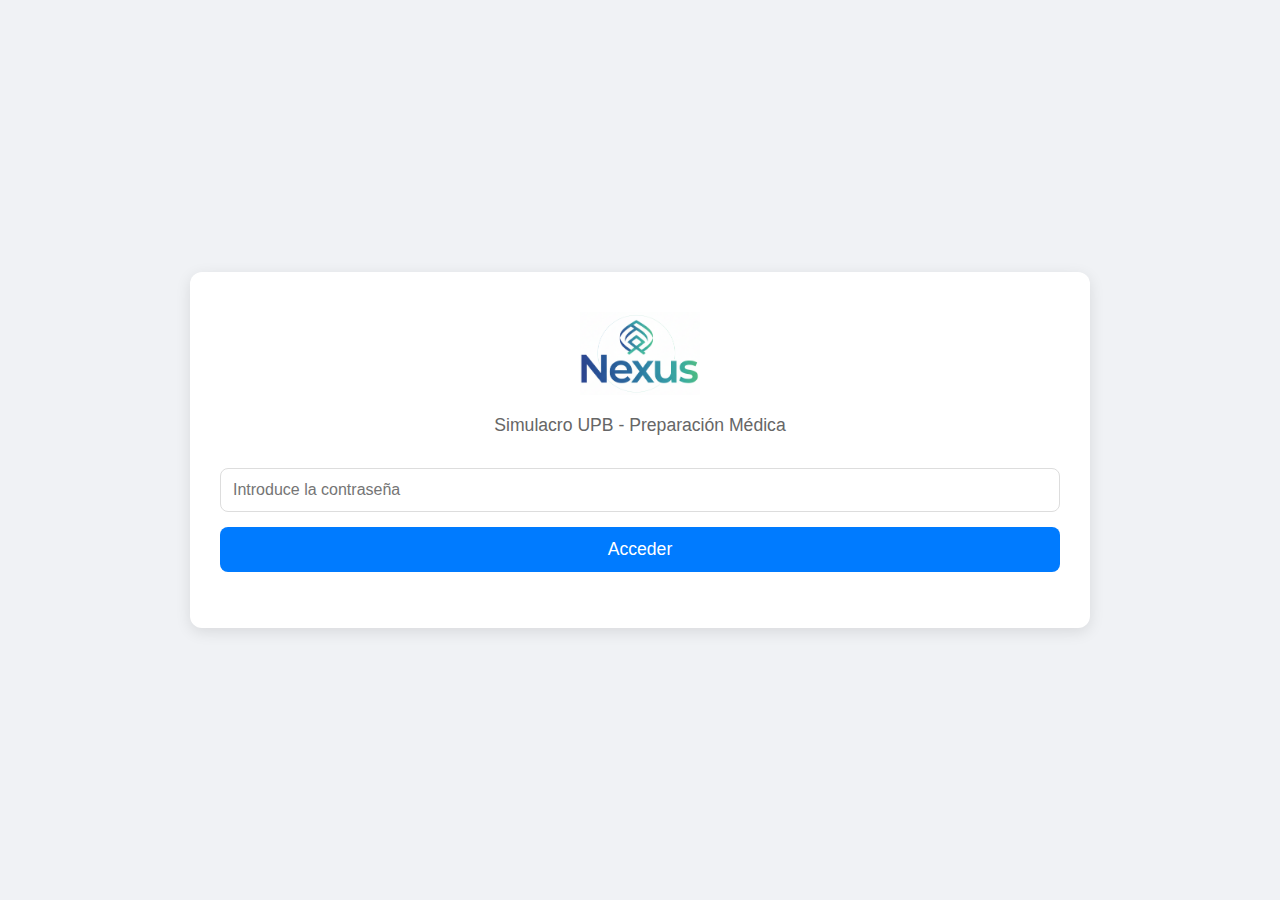
<file: index.html>
<!DOCTYPE html>
<html lang="es">
<head>
    <meta charset="UTF-8">
    <meta name="viewport" content="width=device-width, initial-scale=1.0">
    <title>Nexus - Acceso</title>
    <link rel="stylesheet" href="assets/css/style.css">
</head>
<body>

    <div class="container">
        <div class="card">
            <img src="assets/img/logo.png" alt="Logo de Nexus" class="logo">
            <p class="subtitle">Simulacro UPB - Preparación Médica</p>
            <div class="password-form">
                <input type="password" id="passwordInput" placeholder="Introduce la contraseña">
                <button id="loginButton">Acceder</button>
            </div>
            <p id="error-message" class="error-message"></p>
        </div>
    </div>

    <script src="assets/js/main.js"></script>
</body>
</html>
</file>
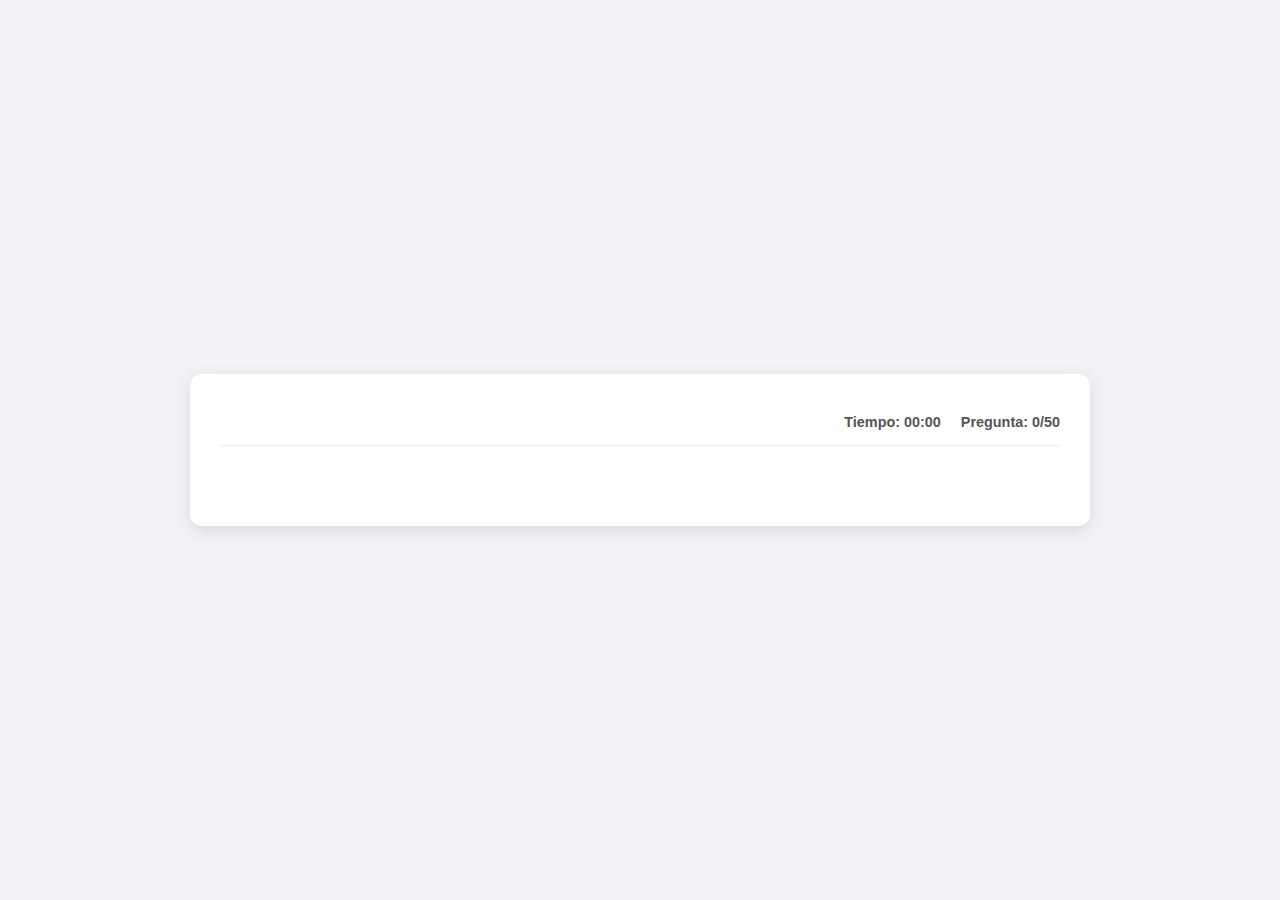
<file: simulacro.html>
<!DOCTYPE html>
<html lang="es">
<head>
    <meta charset="UTF-8">
    <meta name="viewport" content="width=device-width, initial-scale=1.0">
    <title>Nexus - Simulacro</title>
    <link rel="stylesheet" href="assets/css/style.css">
</head>
<body>

    <div class="container">
        <div class="card simulacro-card">
            <div id="quizHeader" class="quiz-header">
                <h2 id="quizTitle"></h2>
                <div class="header-info">
                    <span id="timer">Tiempo: 00:00</span>
                    <span id="questionCounter">Pregunta: 0/50</span>
                </div>
            </div>
            
            <div id="quizContainer" class="quiz-container">
                <div class="question-box">
                    <p id="questionText"></p>
                    <div id="optionsContainer" class="options-container">
                        </div>
                </div>

                <div id="navigationButtons" class="navigation-buttons">
                    <button id="nextButton" class="next-button" style="display: none;">Siguiente Pregunta</button>
                    <button id="endButton" class="end-button" style="display: none;">Finalizar Simulacro</button>
                </div>
            </div>

            <div id="feedbackContainer" class="feedback-container" style="display: none;">
                <p id="feedbackTitle"></p>
                <p id="feedbackText"></p>
                <button id="feedbackNextButton" class="next-button">Siguiente Pregunta</button>
            </div>
            
            <div id="resultsContainer" class="results-container" style="display: none;">
                <h3 class="results-title">Resultados del Simulacro</h3>
                <p id="finalScore"></p>
                <p id="finalTime"></p>
                <a href="temas.html" class="back-to-topics-link">Volver a los temas</a>
            </div>

        </div>
    </div>

    <script src="assets/js/main.js"></script>
</body>
</html>
</file>
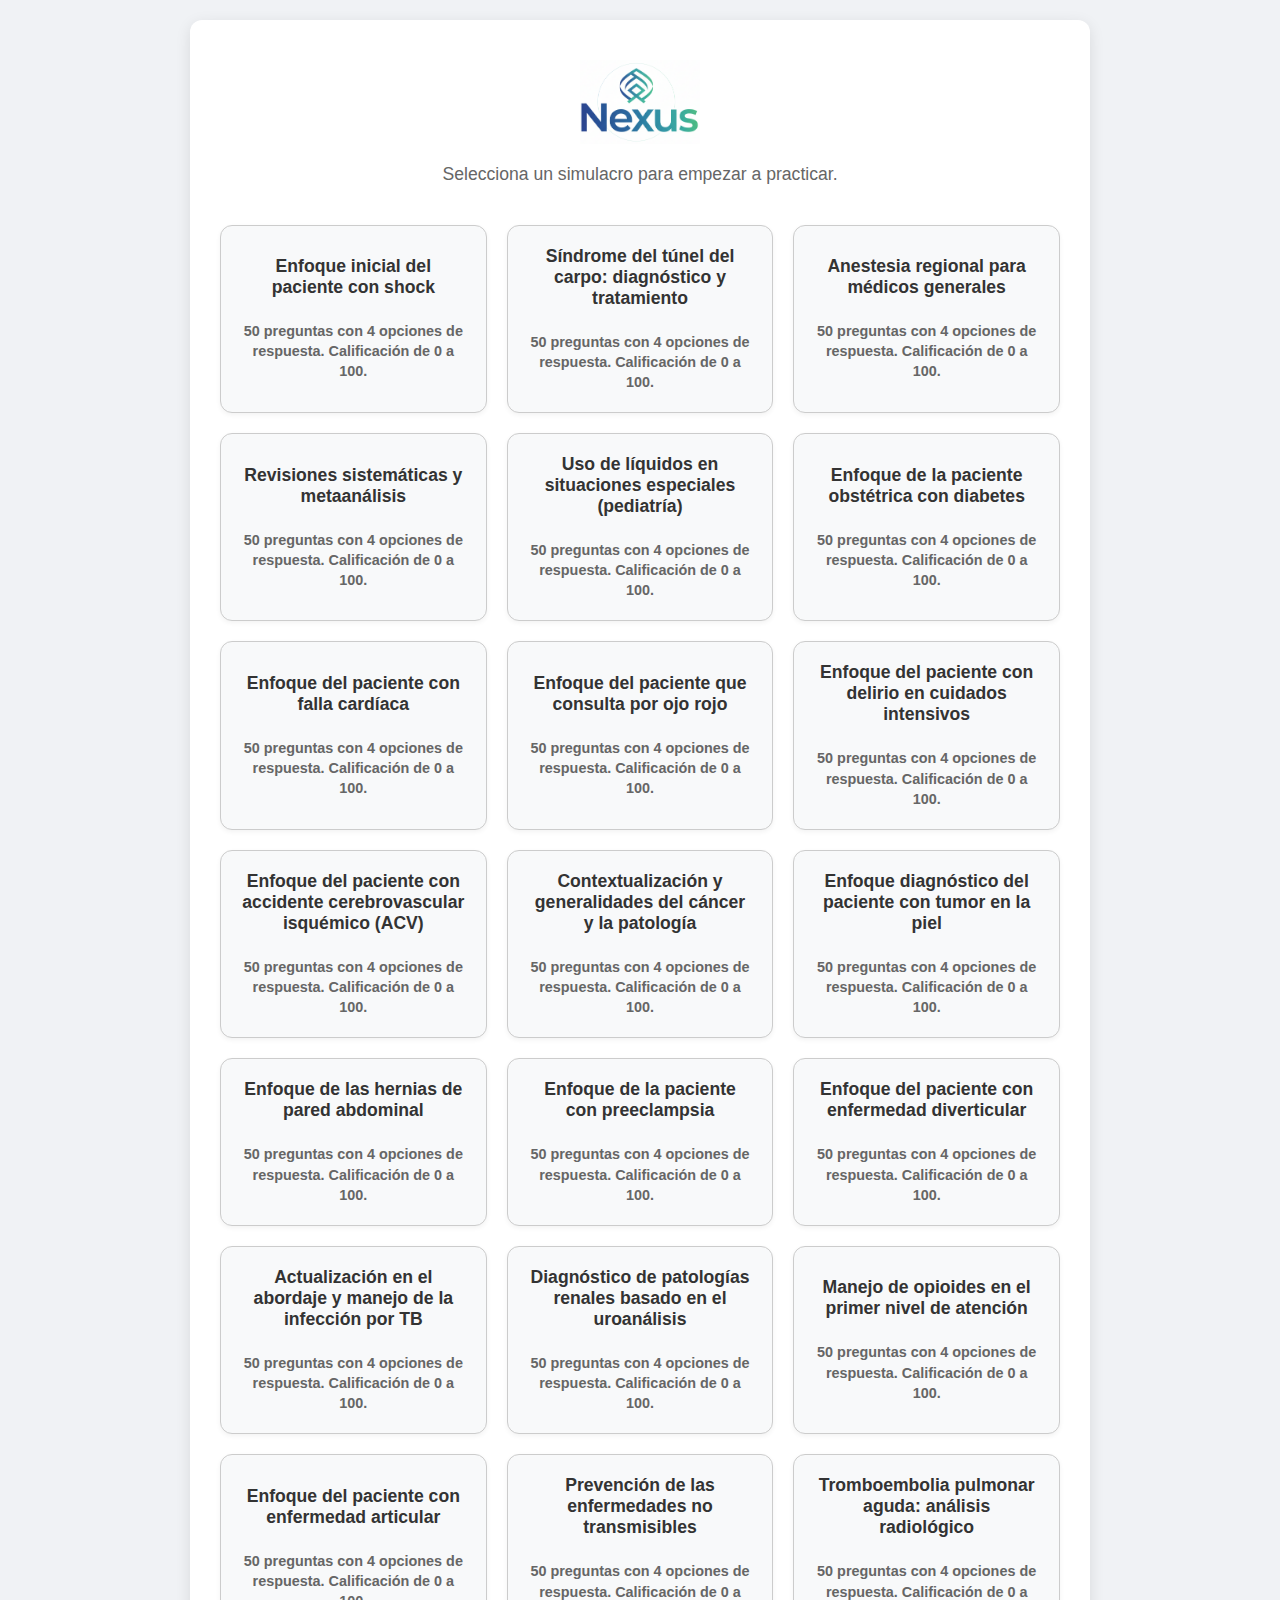
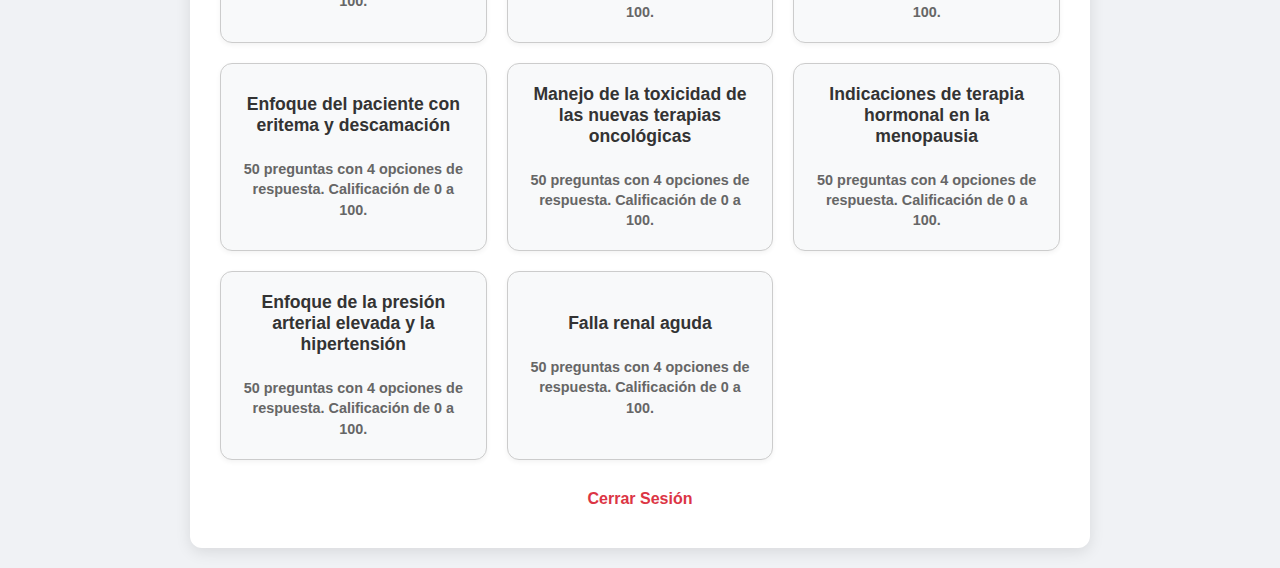
<file: temas.html>
<!DOCTYPE html>
<html lang="es">
<head>
    <meta charset="UTF-8">
    <meta name="viewport" content="width=device-width, initial-scale=1.0">
    <title>Nexus - Selecciona un Simulacro</title>
    <link rel="stylesheet" href="assets/css/style.css">
</head>
<body>

    <div class="container">
        <div class="card">
            <img src="assets/img/logo.png" alt="Logo de Nexus" class="logo">
            <p class="subtitle">Selecciona un simulacro para empezar a practicar.</p>
            <div id="topicsContainer" class="topic-grid">
                </div>
            <a href="index.html" class="logout-link">Cerrar Sesión</a>
        </div>
    </div>

    <script src="assets/js/main.js"></script>
</body>
</html>
</file>
<file: assets/css/style.css>
/* Estilos generales */
body {
    font-family: -apple-system, BlinkMacSystemFont, 'Segoe UI', Roboto, Helvetica, Arial, sans-serif;
    background-color: #f0f2f5;
    display: flex;
    justify-content: center;
    align-items: center;
    min-height: 100vh;
    margin: 0;
    color: #333;
    padding: 20px;
    box-sizing: border-box;
}

/* Contenedor principal para centrar el contenido */
.container {
    display: flex;
    justify-content: center;
    align-items: center;
    width: 100%;
    box-sizing: border-box;
}

/* Estilo de la tarjeta de acceso */
.card {
    background-color: #fff;
    padding: 40px 30px;
    border-radius: 12px;
    box-shadow: 0 4px 15px rgba(0, 0, 0, 0.1);
    text-align: center;
    width: 100%;
    max-width: 900px;
    box-sizing: border-box;
}

/* Estilos del logo */
.logo {
    width: 120px;
    height: auto;
    margin-bottom: 1rem;
}

/* Estilo del subtítulo */
.subtitle {
    font-size: 1.1rem;
    color: #666;
    margin-top: 0;
    margin-bottom: 2rem;
}

/* Estilos del formulario de contraseña */
.password-form {
    display: flex;
    flex-direction: column;
    gap: 15px;
}

.password-form input {
    width: 100%;
    padding: 12px;
    border: 1px solid #ddd;
    border-radius: 8px;
    font-size: 1rem;
    box-sizing: border-box;
    transition: border-color 0.3s;
}

.password-form input:focus {
    outline: none;
    border-color: #007bff;
}

.password-form button {
    padding: 12px;
    border: none;
    border-radius: 8px;
    background-color: #007bff;
    color: #fff;
    font-size: 1.1rem;
    cursor: pointer;
    transition: background-color 0.3s, transform 0.1s;
}

.password-form button:hover {
    background-color: #0056b3;
}

.password-form button:active {
    transform: scale(0.99);
}

/* Mensaje de error */
.error-message {
    color: #dc3545;
    margin-top: 15px;
    visibility: hidden;
    opacity: 0;
    transition: opacity 0.3s;
}

.error-message.visible {
    visibility: visible;
    opacity: 1;
}

/* Estilos para la página de temas */
.topic-grid {
    display: grid;
    grid-template-columns: repeat(auto-fit, minmax(250px, 1fr));
    gap: 20px;
    width: 100%;
    margin-top: 40px;
}

.topic-button {
    padding: 20px;
    border: 1px solid #ccc;
    border-radius: 12px;
    background-color: #f8f9fa;
    color: #333;
    font-size: 1rem;
    font-weight: bold;
    cursor: pointer;
    transition: background-color 0.3s, transform 0.1s, border-color 0.3s, box-shadow 0.3s;
    text-align: center;
    box-shadow: 0 2px 5px rgba(0, 0, 0, 0.05);
    text-decoration: none; /* Asegura que el texto no tenga subrayado */
    display: flex;
    flex-direction: column;
    justify-content: center;
}

.topic-button strong {
    font-size: 1.1rem;
    margin-bottom: 5px;
}

.topic-button small {
    font-size: 0.9rem;
    color: #666;
    line-height: 1.4;
}

.topic-button:hover {
    background-color: #e2e6ea;
    border-color: #007bff;
    box-shadow: 0 4px 10px rgba(0, 0, 0, 0.1);
}

.topic-button:active {
    transform: scale(0.98);
}

/* Estilos para temas bloqueados */
.topic-button.locked {
    position: relative;
    opacity: 0.6;
    cursor: not-allowed;
    background-color: #f0f0f0;
}

.topic-button.locked:hover {
    background-color: #f0f0f0;
    border-color: #ccc;
    box-shadow: none;
}

.lock-icon {
    position: absolute;
    top: 50%;
    left: 50%;
    transform: translate(-50%, -50%);
    font-size: 2rem;
}

/* Estilos para el enlace de cerrar sesión */
.logout-link {
    margin-top: 30px;
    display: inline-block;
    color: #dc3545;
    text-decoration: none;
    font-weight: bold;
    transition: color 0.3s;
}

.logout-link:hover {
    color: #c82333;
    text-decoration: underline;
}

/* Estilos del simulacro */
.simulacro-card {
    text-align: left;
}

.quiz-header {
    display: flex;
    justify-content: space-between;
    align-items: center;
    flex-wrap: wrap;
    border-bottom: 1px solid #eee;
    padding-bottom: 15px;
    margin-bottom: 20px;
}

.quiz-header h2 {
    font-size: 1.5rem;
    margin: 0;
    color: #007bff;
}

.header-info {
    display: flex;
    gap: 20px;
    font-weight: bold;
    color: #555;
    font-size: 0.9rem;
}

.question-box {
    margin-bottom: 20px;
}

#questionText {
    font-size: 1.2rem;
    font-weight: 500;
    color: #444;
    margin-bottom: 20px;
    line-height: 1.5;
}

.options-container {
    display: flex;
    flex-direction: column;
    gap: 10px;
}

.option-button {
    padding: 15px;
    border: 1px solid #ddd;
    border-radius: 8px;
    text-align: left;
    background-color: #fff;
    cursor: pointer;
    transition: background-color 0.2s, border-color 0.2s, color 0.2s;
}

.option-button:hover {
    background-color: #f0f2f5;
}

.option-button.correct {
    background-color: #e6f7ec;
    border-color: #28a745;
    color: #28a745;
}

.option-button.incorrect {
    background-color: #fdedf0;
    border-color: #dc3545;
    color: #dc3545;
}

.feedback-container {
    margin-top: 20px;
    padding: 20px;
    border-radius: 8px;
    background-color: #f8f9fa;
}

#feedbackTitle {
    font-weight: bold;
    margin-bottom: 10px;
}

#feedbackText {
    font-size: 1rem;
    line-height: 1.6;
}

.navigation-buttons {
    display: flex;
    justify-content: flex-end;
    margin-top: 20px;
}

.next-button, .end-button {
    padding: 10px 20px;
    border: none;
    border-radius: 8px;
    background-color: #007bff;
    color: #fff;
    font-size: 1rem;
    cursor: pointer;
    transition: background-color 0.3s;
}

.end-button {
    background-color: #6c757d;
}

.next-button:hover {
    background-color: #0056b3;
}

.end-button:hover {
    background-color: #5a6268;
}

.results-container {
    text-align: center;
    padding: 20px;
}

.results-title {
    font-size: 1.8rem;
    color: #007bff;
    margin-bottom: 10px;
}

#finalScore, #finalTime {
    font-size: 1.2rem;
    font-weight: bold;
    margin-bottom: 5px;
}

.back-to-topics-link {
    margin-top: 20px;
    display: inline-block;
    color: #007bff;
    text-decoration: none;
    font-weight: bold;
    transition: color 0.3s;
}

.back-to-topics-link:hover {
    color: #0056b3;
    text-decoration: underline;
}

/* Media Queries para dispositivos pequeños (móviles) */
@media (max-width: 500px) {
    .card {
        padding: 30px 20px;
        margin: 0;
    }
    .logo {
        width: 100px;
    }
    .subtitle {
        font-size: 1rem;
    }
    .topic-grid {
        grid-template-columns: 1fr;
    }
    .quiz-header {
        flex-direction: column;
        align-items: flex-start;
        gap: 10px;
    }
    .header-info {
        flex-direction: column;
        gap: 5px;
    }
}
</file>
